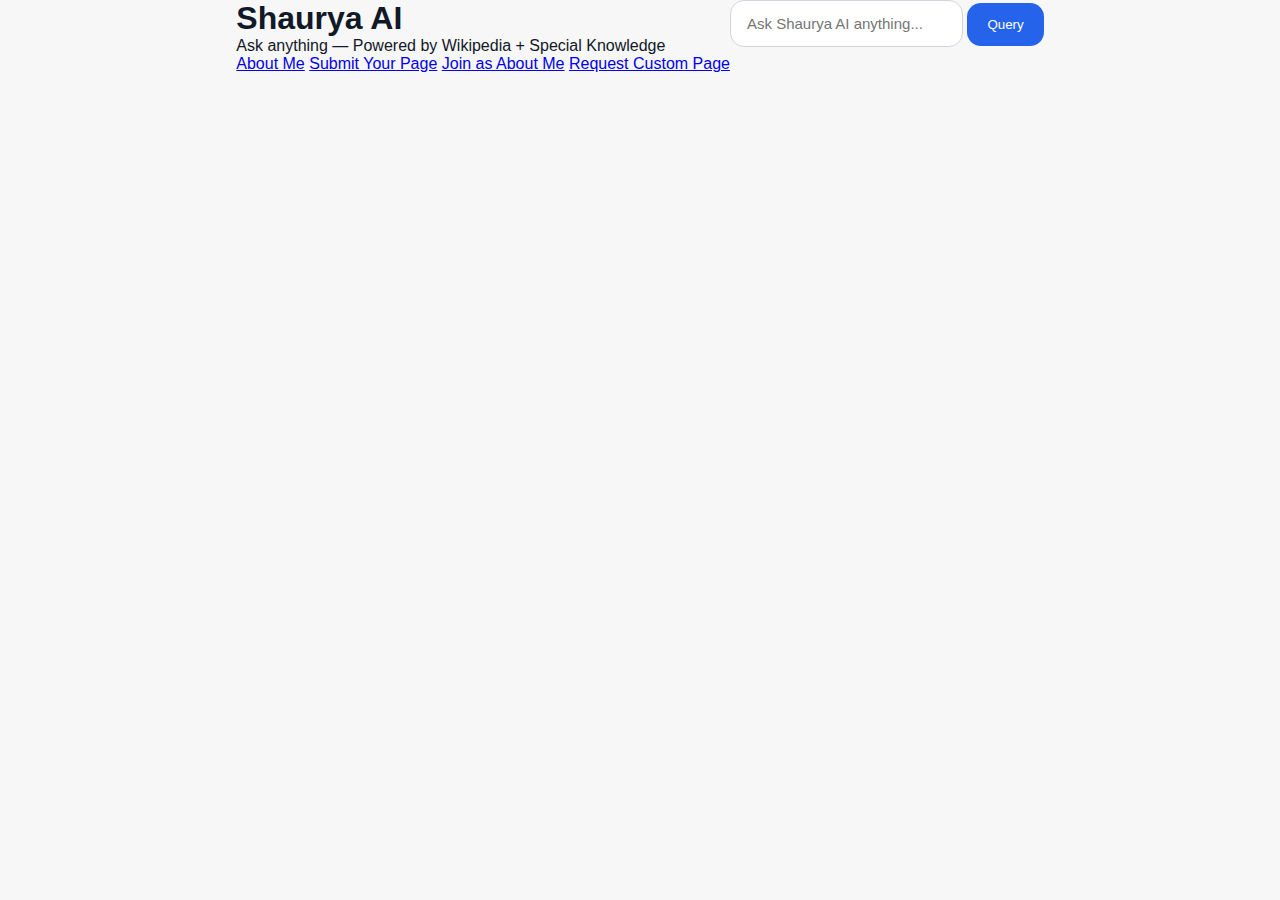
<file: index.html>
<!DOCTYPE html>
<html lang="en">
<head>
    <meta charset="UTF-8">
    <meta name="viewport" content="width=device-width, initial-scale=1.0">
    <title>Shaurya AI</title>
    <link rel="stylesheet" href="style.css">
</head>
<body>
    <header>
        <div class="header-content">
            <div>
                <h1>Shaurya AI</h1>
                <p>Ask anything — Powered by Wikipedia + Special Knowledge</p>
            </div>
            <div class="header-buttons">
                <a href="about.html" class="about-btn">About Me</a>
                <a href="submit.html" class="submit-btn neon-btn">Submit Your Page</a>
                <a href="join-about.html" class="join-btn neon-btn">Join as About Me</a>
                <a href="request-page.html" class="request-btn neon-btn">Request Custom Page</a>
            </div>
        </div>
    </header>
    <main>
        <div class="search-bar">
            <input type="text" id="query" placeholder="Ask Shaurya AI anything...">
            <button id="ask">Query</button>
        </div>
        <div id="result" class="result-card"></div>
    </main>
    <script src="script.js"></script>
</body>
</html>
</file>
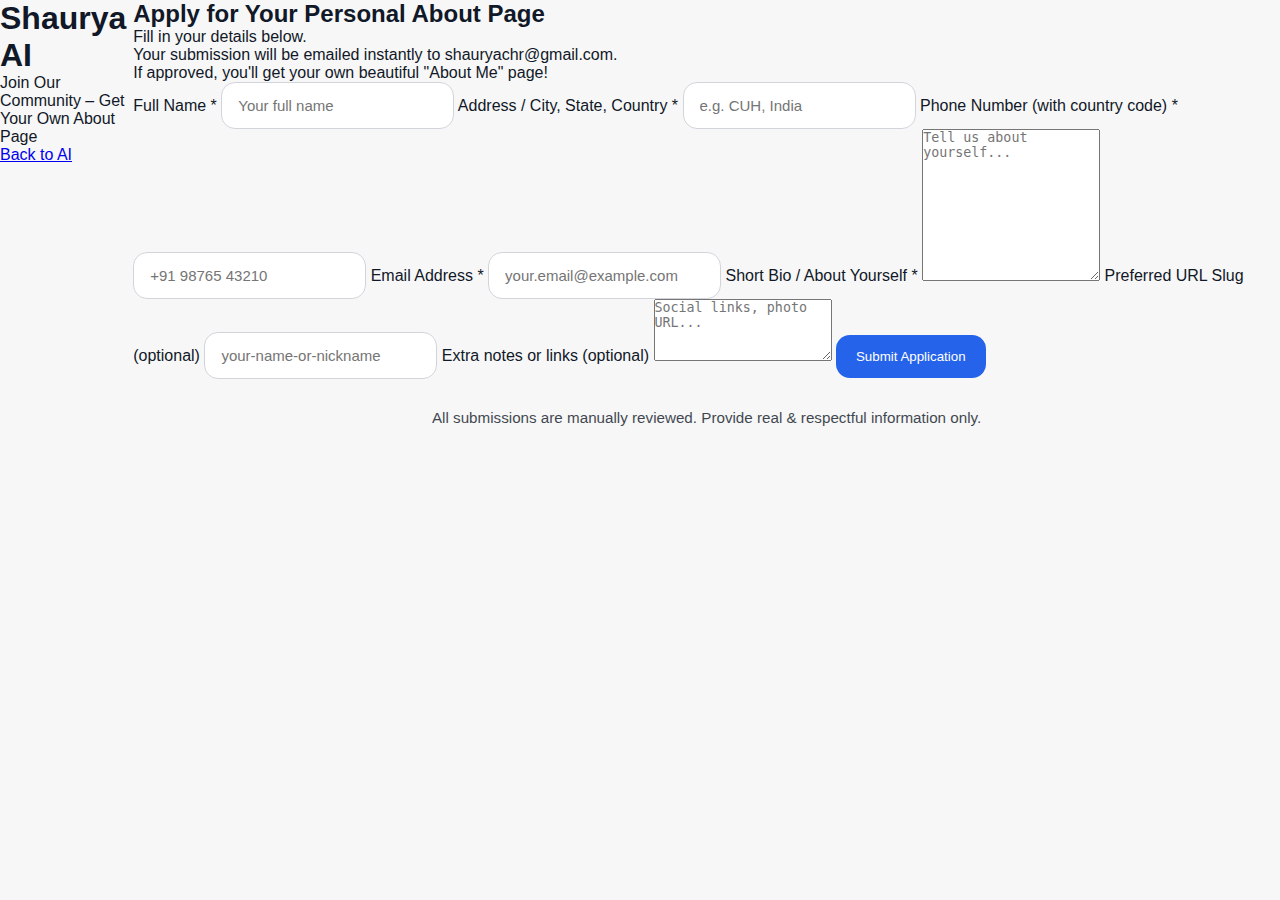
<file: join-about.html>
<!DOCTYPE html>
<html lang="en">
<head>
    <meta charset="UTF-8">
    <meta name="viewport" content="width=device-width, initial-scale=1.0">
    <title>Join as About Me – Shaurya AI</title>
    <link rel="stylesheet" href="style.css">
</head>
<body>
    <header>
        <div class="header-content">
            <div>
                <h1>Shaurya AI</h1>
                <p>Join Our Community – Get Your Own About Page</p>
            </div>
            <a href="index.html" class="about-btn">Back to AI</a>
        </div>
    </header>

    <main>
        <section class="submit-section">
            <h2>Apply for Your Personal About Page</h2>
            <p>
                Fill in your details below.<br>
                Your submission will be emailed instantly to shauryachr@gmail.com.<br>
                If approved, you'll get your own beautiful "About Me" page!
            </p>

            <form action="https://api.staticforms.dev/submit" method="POST">
                <input type="hidden" name="apiKey" value="sf_kb1n1nc33dnjl8a0h747i9ba">
                <input type="hidden" name="subject" value="New About Me Application – Shaurya AI">

                <label for="full-name">Full Name *</label>
                <input type="text" id="full-name" name="name" required placeholder="Your full name">

                <label for="address">Address / City, State, Country *</label>
                <input type="text" id="address" name="address" required placeholder="e.g. CUH, India">

                <label for="phone">Phone Number (with country code) *</label>
                <input type="tel" id="phone" name="phone" required placeholder="+91 98765 43210">

                <label for="email">Email Address *</label>
                <input type="email" id="email" name="email" required placeholder="your.email@example.com">

                <label for="bio">Short Bio / About Yourself *</label>
                <textarea id="bio" name="bio" rows="10" required placeholder="Tell us about yourself..."></textarea>

                <label for="preferred-slug">Preferred URL Slug (optional)</label>
                <input type="text" id="preferred-slug" name="slug" placeholder="your-name-or-nickname" pattern="[a-z0-9-]+">

                <label for="extra-notes">Extra notes or links (optional)</label>
                <textarea id="extra-notes" name="notes" rows="4" placeholder="Social links, photo URL..."></textarea>

                <input type="text" name="_gotcha" style="display:none !important;">

                <button type="submit" class="neon-btn submit-btn">Submit Application</button>
            </form>

            <p style="margin-top:30px; font-size:0.95em; opacity:0.8; text-align:center;">
                All submissions are manually reviewed. Provide real & respectful information only.
            </p>
        </section>
    </main>
</body>
</html>
</file>
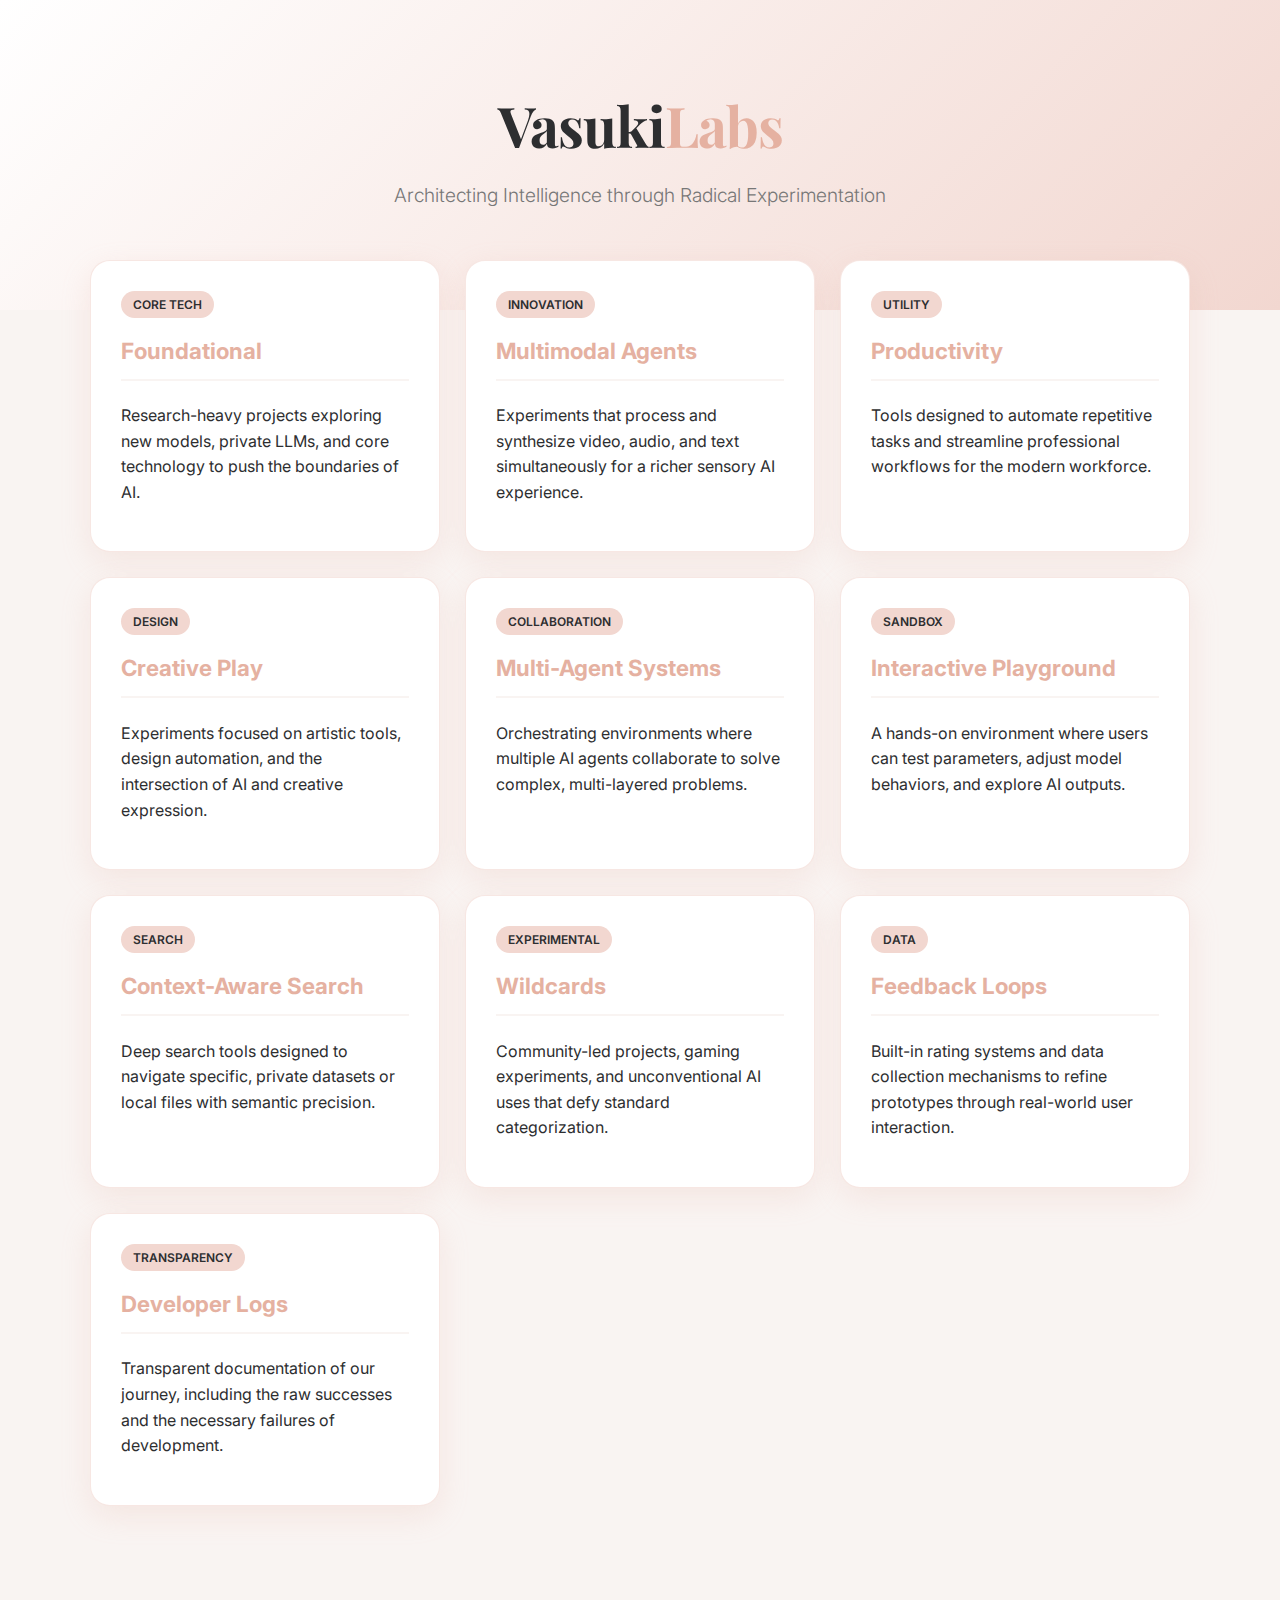
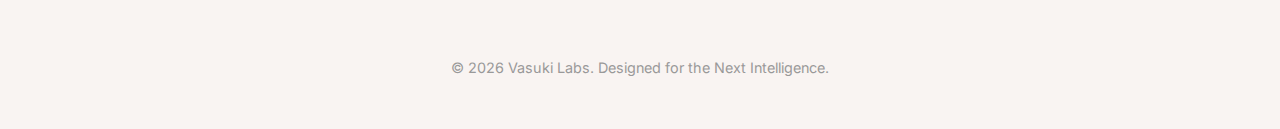
<file: lab.html>
<!DOCTYPE html>
<html lang="en">
<head>
    <meta charset="UTF-8">
    <meta name="viewport" content="width=device-width, initial-scale=1.0">
    <title>Vasuki Labs | Future of AI</title>
    <link href="https://fonts.googleapis.com/css2?family=Inter:wght@300;400;600&family=Playfair+Display:wght@700&display=swap" rel="stylesheet">
    <style>
        :root {
            --rose-gold: #E5B1A1;
            --rose-gold-light: #F2D7D0;
            --bg-cream: #F9F4F2;
            --text-dark: #2D2E30;
            --white: #ffffff;
        }

        body {
            font-family: 'Inter', sans-serif;
            background-color: var(--bg-cream);
            color: var(--text-dark);
            margin: 0;
            line-height: 1.6;
        }

        header {
            padding: 80px 20px;
            text-align: center;
            background: linear-gradient(135deg, #fff 0%, var(--rose-gold-light) 100%);
        }

        h1 {
            font-family: 'Playfair Display', serif;
            font-size: 3.5rem;
            margin: 0;
            letter-spacing: -1px;
            color: var(--text-dark);
        }

        .subtitle {
            font-weight: 300;
            font-size: 1.2rem;
            color: #777;
            margin-top: 10px;
        }

        .container {
            max-width: 1100px;
            margin: -50px auto 100px;
            padding: 0 20px;
            display: grid;
            grid-template-columns: repeat(auto-fit, minmax(300px, 1fr));
            gap: 25px;
        }

        .card {
            background: var(--white);
            padding: 30px;
            border-radius: 20px;
            box-shadow: 0 10px 30px rgba(229, 177, 161, 0.2);
            transition: transform 0.3s ease, box-shadow 0.3s ease;
            border: 1px solid rgba(229, 177, 161, 0.3);
        }

        .card:hover {
            transform: translateY(-10px);
            box-shadow: 0 15px 40px rgba(229, 177, 161, 0.4);
        }

        .card h3 {
            color: var(--rose-gold);
            font-size: 1.4rem;
            margin-top: 0;
            border-bottom: 2px solid var(--bg-cream);
            padding-bottom: 10px;
        }

        .tag {
            display: inline-block;
            background: var(--rose-gold-light);
            padding: 4px 12px;
            border-radius: 50px;
            font-size: 0.75rem;
            font-weight: 600;
            margin-bottom: 15px;
            text-transform: uppercase;
        }

        footer {
            text-align: center;
            padding: 50px;
            font-size: 0.9rem;
            color: #999;
        }

        .highlight { color: var(--rose-gold); }
    </style>
</head>
<body>

<header>
    <h1>Vasuki<span class="highlight">Labs</span></h1>
    <p class="subtitle">Architecting Intelligence through Radical Experimentation</p>
</header>

<div class="container">
    <div class="card">
        <div class="tag">Core Tech</div>
        <h3>Foundational</h3>
        <p>Research-heavy projects exploring new models, private LLMs, and core technology to push the boundaries of AI.</p>
    </div>

    <div class="card">
        <div class="tag">Innovation</div>
        <h3>Multimodal Agents</h3>
        <p>Experiments that process and synthesize video, audio, and text simultaneously for a richer sensory AI experience.</p>
    </div>

    <div class="card">
        <div class="tag">Utility</div>
        <h3>Productivity</h3>
        <p>Tools designed to automate repetitive tasks and streamline professional workflows for the modern workforce.</p>
    </div>

    <div class="card">
        <div class="tag">Design</div>
        <h3>Creative Play</h3>
        <p>Experiments focused on artistic tools, design automation, and the intersection of AI and creative expression.</p>
    </div>

    <div class="card">
        <div class="tag">Collaboration</div>
        <h3>Multi-Agent Systems</h3>
        <p>Orchestrating environments where multiple AI agents collaborate to solve complex, multi-layered problems.</p>
    </div>

    <div class="card">
        <div class="tag">Sandbox</div>
        <h3>Interactive Playground</h3>
        <p>A hands-on environment where users can test parameters, adjust model behaviors, and explore AI outputs.</p>
    </div>

    <div class="card">
        <div class="tag">Search</div>
        <h3>Context-Aware Search</h3>
        <p>Deep search tools designed to navigate specific, private datasets or local files with semantic precision.</p>
    </div>

    <div class="card">
        <div class="tag">Experimental</div>
        <h3>Wildcards</h3>
        <p>Community-led projects, gaming experiments, and unconventional AI uses that defy standard categorization.</p>
    </div>

    <div class="card">
        <div class="tag">Data</div>
        <h3>Feedback Loops</h3>
        <p>Built-in rating systems and data collection mechanisms to refine prototypes through real-world user interaction.</p>
    </div>

    <div class="card">
        <div class="tag">Transparency</div>
        <h3>Developer Logs</h3>
        <p>Transparent documentation of our journey, including the raw successes and the necessary failures of development.</p>
    </div>
</div>

<footer>
    &copy; 2026 Vasuki Labs. Designed for the Next Intelligence.
</footer>

</body>
</html>
</file>
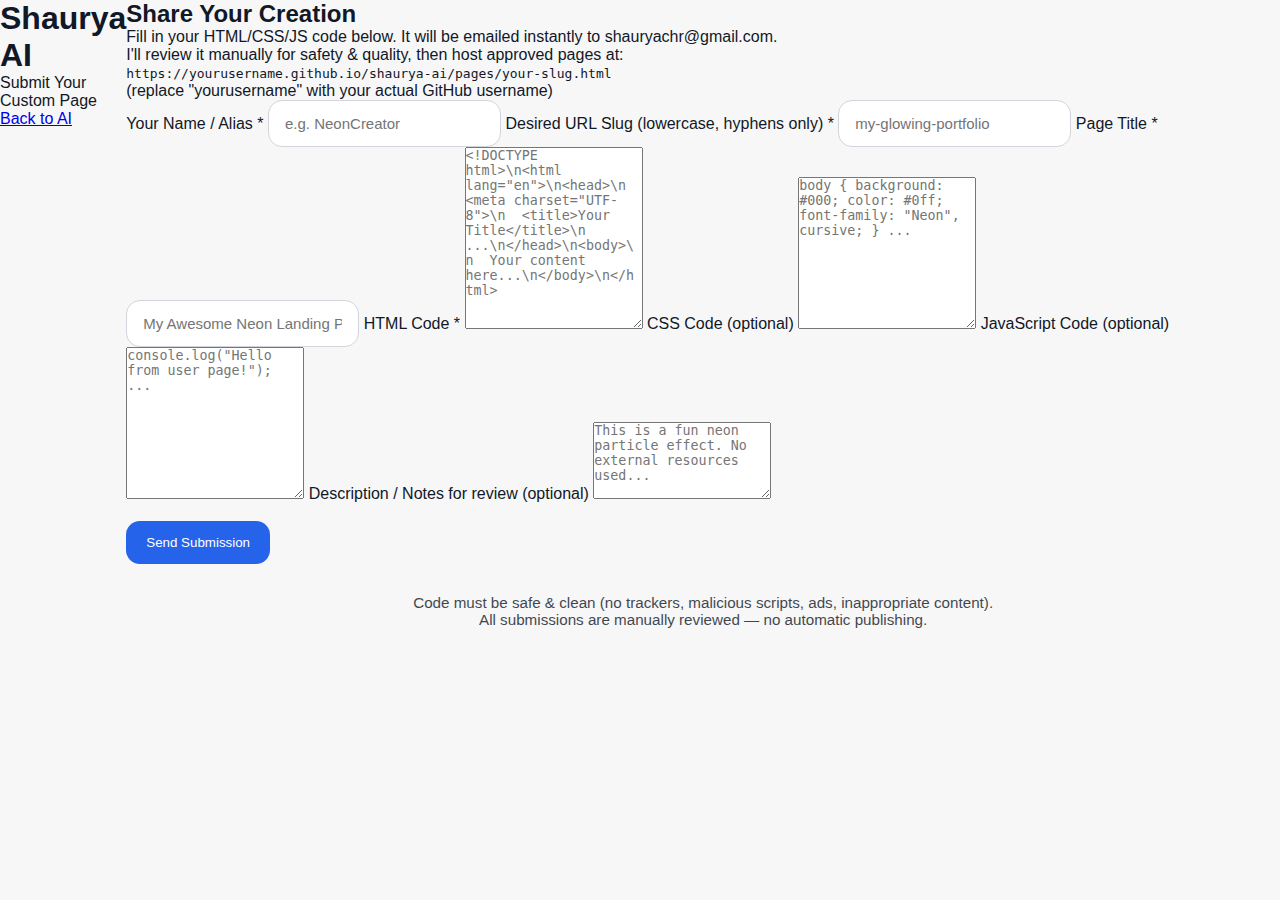
<file: submit.html>
<!DOCTYPE html>
<html lang="en">
<head>
    <meta charset="UTF-8">
    <meta name="viewport" content="width=device-width, initial-scale=1.0">
    <title>Submit Your Page – Shaurya AI</title>
    <link rel="stylesheet" href="style.css">
    <!-- Google reCAPTCHA v2 script -->
    <script src="https://www.google.com/recaptcha/api.js" async defer></script>
</head>
<body>
    <header>
        <div class="header-content">
            <div>
                <h1>Shaurya AI</h1>
                <p>Submit Your Custom Page</p>
            </div>
            <a href="index.html" class="about-btn">Back to AI</a>
        </div>
    </header>

    <main>
        <section class="submit-section">
            <h2>Share Your Creation</h2>
            <p>
                Fill in your HTML/CSS/JS code below. It will be emailed instantly to shauryachr@gmail.com.<br>
                I'll review it manually for safety & quality, then host approved pages at:<br>
                <code>https://yourusername.github.io/shaurya-ai/pages/your-slug.html</code>
                <br>(replace "yourusername" with your actual GitHub username)
            </p>

            <form action="https://api.staticforms.dev/submit" method="POST">
                <!-- Static Forms API Key -->
                <input type="hidden" name="apiKey" value="sf_kb1n1nc33dnjl8a0h747i9ba">
                
                <!-- Email subject -->
                <input type="hidden" name="subject" value="New Page Submission – Shaurya AI">

                <label for="your-name">Your Name / Alias *</label>
                <input type="text" id="your-name" name="name" required placeholder="e.g. NeonCreator">

                <label for="page-slug">Desired URL Slug (lowercase, hyphens only) *</label>
                <input type="text" id="page-slug" name="slug" required placeholder="my-glowing-portfolio" pattern="[a-z0-9-]+" title="Only lowercase letters, numbers, hyphens">

                <label for="page-title">Page Title *</label>
                <input type="text" id="page-title" name="title" required placeholder="My Awesome Neon Landing Page">

                <label for="html-code">HTML Code *</label>
                <textarea id="html-code" name="html" rows="12" required placeholder='<!DOCTYPE html>\n<html lang="en">\n<head>\n  <meta charset="UTF-8">\n  <title>Your Title</title>\n  ...\n</head>\n<body>\n  Your content here...\n</body>\n</html>'></textarea>

                <label for="css-code">CSS Code (optional)</label>
                <textarea id="css-code" name="css" rows="10" placeholder='body { background: #000; color: #0ff; font-family: "Neon", cursive; } ...'></textarea>

                <label for="js-code">JavaScript Code (optional)</label>
                <textarea id="js-code" name="js" rows="10" placeholder='console.log("Hello from user page!"); ...'></textarea>

                <label for="description">Description / Notes for review (optional)</label>
                <textarea id="description" name="notes" rows="5" placeholder="This is a fun neon particle effect. No external resources used..."></textarea>

                <!-- reCAPTCHA v2 widget -->
                <div class="g-recaptcha" data-sitekey="6LeEM3UsAAAAAHMl7puAl_lFgL95hjbr3DJE7izT"></div>
                <br>

                <!-- Honeypot spam protection -->
                <input type="text" name="_gotcha" style="display:none !important;">

                <!-- The submit button is here -->
                <button type="submit" class="neon-btn submit-btn">Send Submission</button>
            </form>

            <p style="margin-top:30px; font-size:0.95em; opacity:0.8; text-align:center;">
                Code must be safe & clean (no trackers, malicious scripts, ads, inappropriate content).<br>
                All submissions are manually reviewed — no automatic publishing.
            </p>
        </section>
    </main>
</body>
</html>
</file>
<file: style.css>
/* RESET */
* {
  margin: 0;
  padding: 0;
  box-sizing: border-box;
}

/* BASE */
body {
  font-family: -apple-system, BlinkMacSystemFont, "Segoe UI", Roboto, sans-serif;
  background: #f7f7f8;
  color: #111827;
  height: 100vh;
  display: flex;
  justify-content: center;
}

/* APP CONTAINER */
.app {
  width: 100%;
  max-width: 750px;
  height: 100vh;
  display: flex;
  flex-direction: column;
  background: #ffffff;
  border-left: 1px solid #e5e7eb;
  border-right: 1px solid #e5e7eb;
}

/* HEADER */
.header {
  padding: 16px 20px;
  border-bottom: 1px solid #e5e7eb;
  font-weight: 600;
  font-size: 18px;
  background: #ffffff;
}

/* CHAT AREA */
.chat-container {
  flex: 1;
  overflow-y: auto;
  padding: 24px 20px;
  display: flex;
  flex-direction: column;
  gap: 16px;
  scroll-behavior: smooth;
}

/* MESSAGE */
.message {
  max-width: 80%;
  padding: 14px 18px;
  border-radius: 16px;
  font-size: 15px;
  line-height: 1.5;
  word-wrap: break-word;
  animation: fadeIn 0.2s ease-in-out;
}

/* USER */
.user {
  align-self: flex-end;
  background: #2563eb;
  color: #ffffff;
}

/* AI */
.ai {
  align-self: flex-start;
  background: #f3f4f6;
  color: #111827;
  border: 1px solid #e5e7eb;
}

/* INPUT AREA */
.input-area {
  display: flex;
  gap: 10px;
  padding: 14px 20px;
  border-top: 1px solid #e5e7eb;
  background: #ffffff;
}

input {
  flex: 1;
  padding: 14px 16px;
  border-radius: 14px;
  border: 1px solid #d1d5db;
  font-size: 15px;
  transition: border 0.2s;
}

input:focus {
  outline: none;
  border-color: #2563eb;
}

/* BUTTON */
button {
  padding: 14px 20px;
  border-radius: 14px;
  border: none;
  background: #2563eb;
  color: #ffffff;
  font-weight: 500;
  cursor: pointer;
  transition: background 0.2s, transform 0.1s;
}

button:hover {
  background: #1d4ed8;
}

button:active {
  transform: scale(0.97);
}

/* TYPING */
.typing {
  padding: 0 20px 10px 20px;
  font-size: 14px;
  color: #6b7280;
  display: none;
}

/* ANIMATION */
@keyframes fadeIn {
  from { opacity: 0; transform: translateY(5px); }
  to { opacity: 1; transform: translateY(0); }
}

/* SCROLLBAR */
.chat-container::-webkit-scrollbar {
  width: 6px;
}
.chat-container::-webkit-scrollbar-thumb {
  background: #d1d5db;
  border-radius: 10px;
}

/* MOBILE */
@media (max-width: 768px) {
  .app {
    max-width: 100%;
    border: none;
  }
}
</file>
